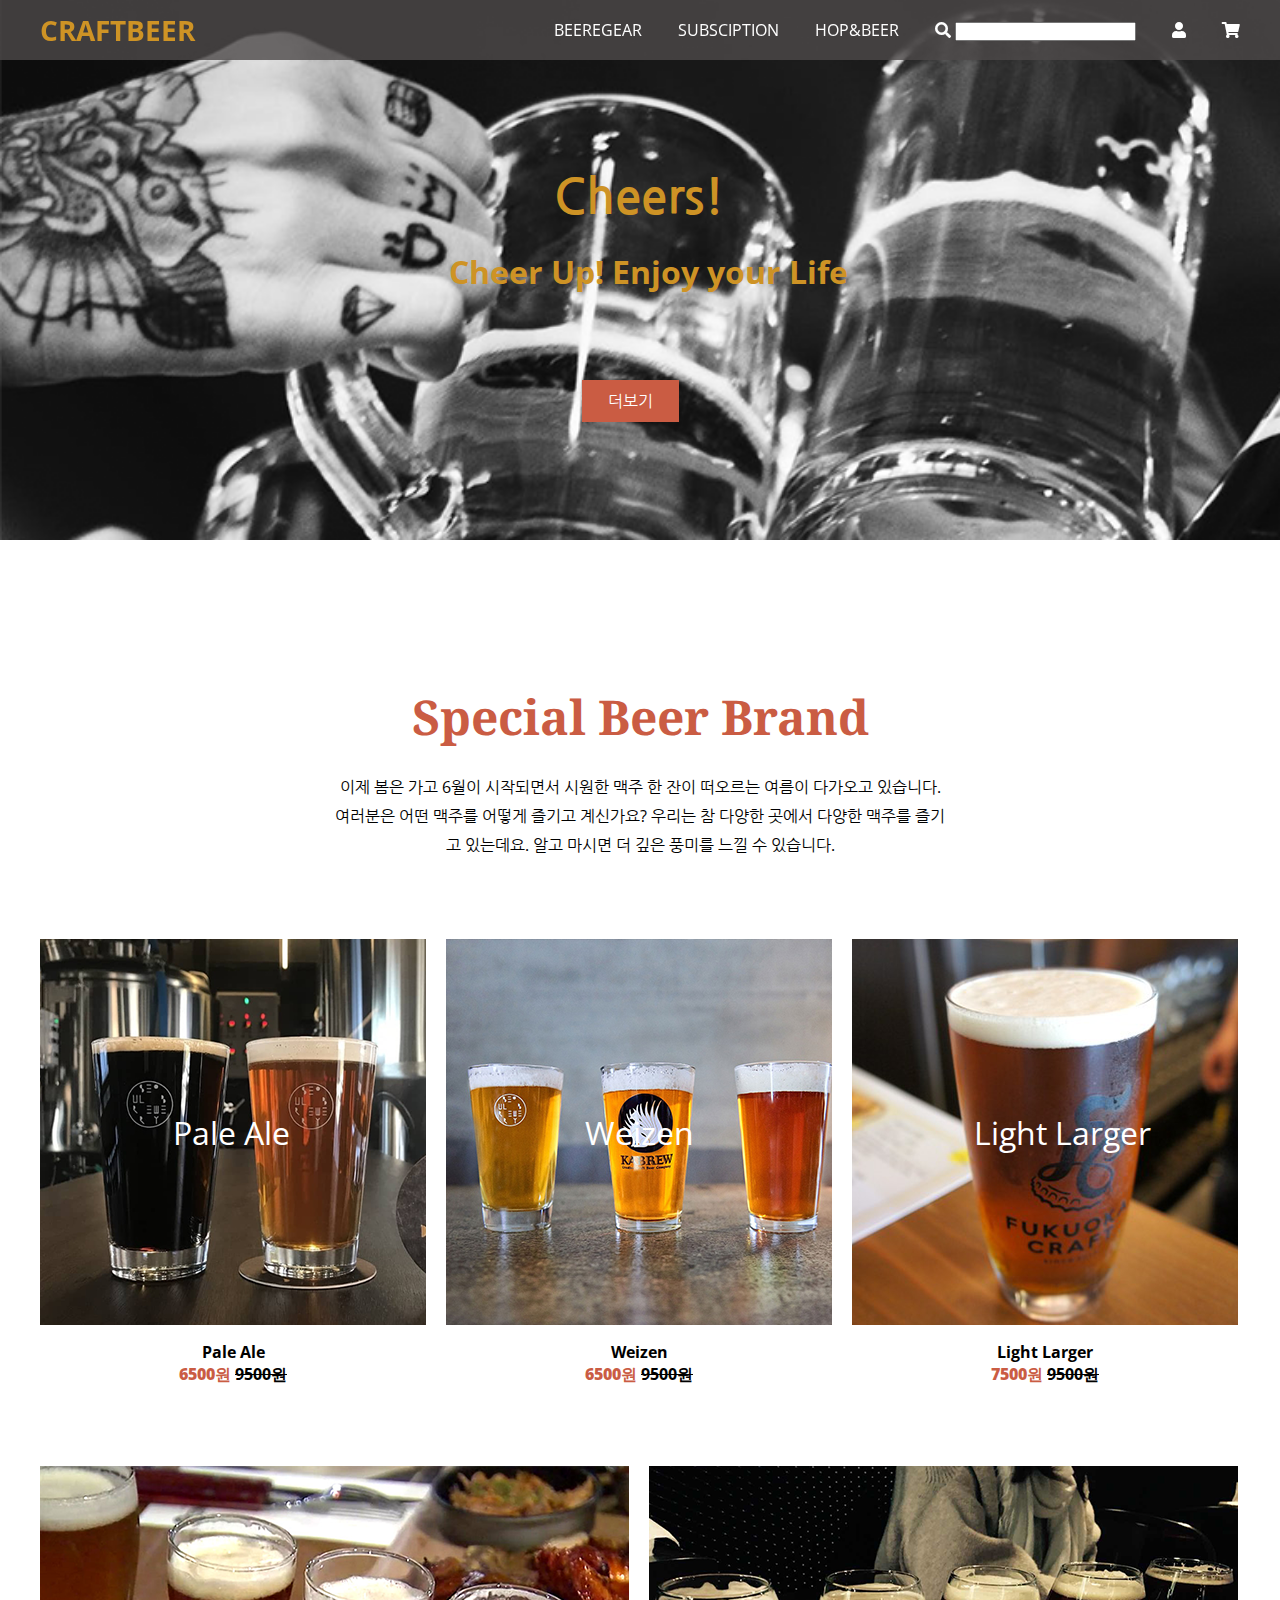
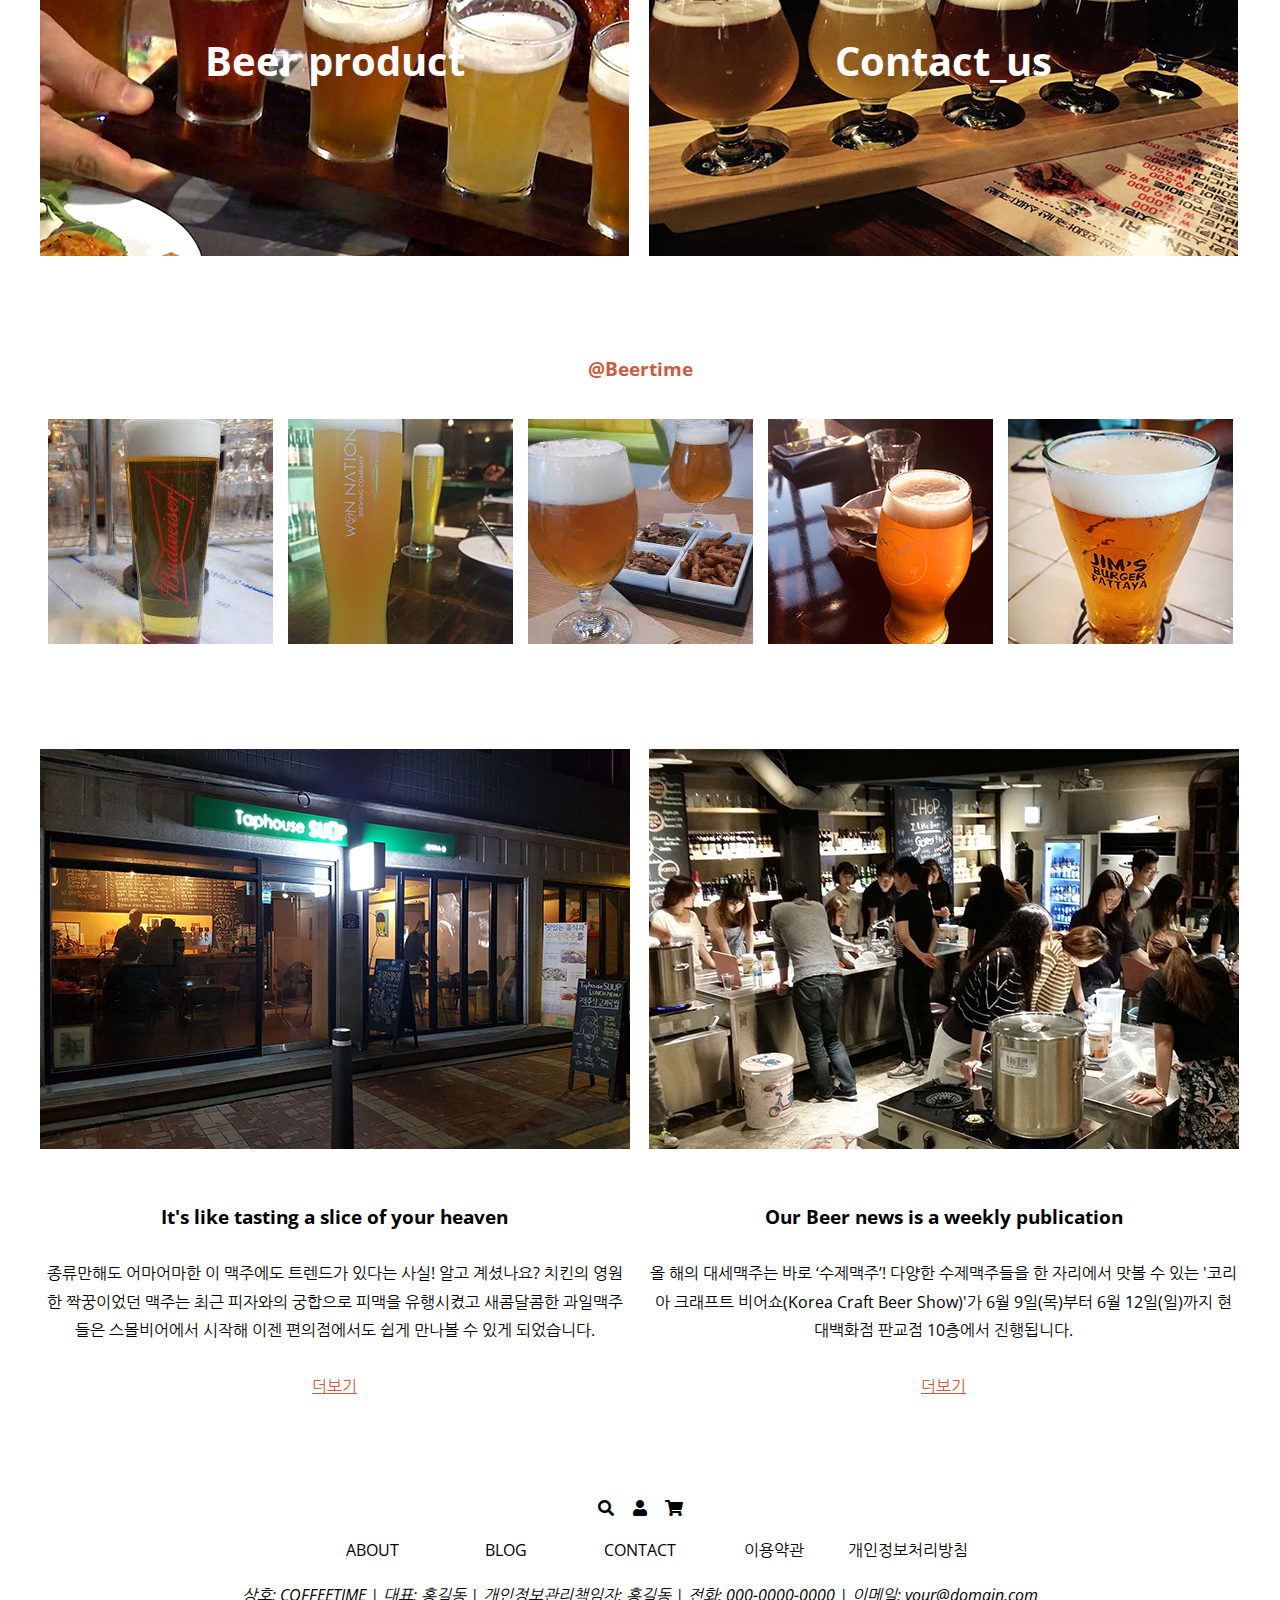
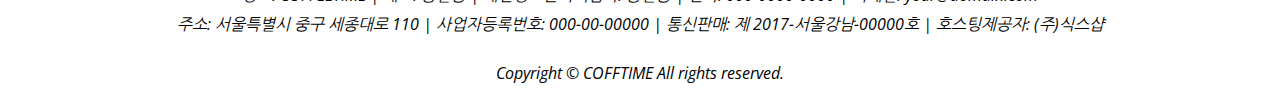
<file: index.html>
<!DOCTYPE html>
<html lang="en">
<head>
    <meta charset="UTF-8">
    <meta name="viewport" content="width=device-width, initial-scale=1.0">
    <meta http-equiv="X-UA-Compatible" content="ie=edge">
    <title>coffee time</title>
    <script src="https://ajax.googleapis.com/ajax/libs/jquery/3.4.1/jquery.min.js"></script>
    <link rel="stylesheet" href="css/index.css">
    <link href="https://fonts.googleapis.com/css?family=Nanum+Gothic|Noto+Serif|Open+Sans&display=swap" rel="stylesheet">
    <!--폰트아이콘 라이브러리 https://cdnjs.com/libraries/font-awesome-->
    <link rel="stylesheet" href="https://cdnjs.cloudflare.com/ajax/libs/font-awesome/5.9.0/css/all.min.css">
</head>
<body>
    <header id="main_header">
        <div class="container">
            <h1><a href="index.html">CRAFTBEER</a></h1>
            <nav>
                <ul id="main_menu">
                    <li><a href="#">BEEREGEAR</a></li>
                    <li><a href="sub.html">SUBSCIPTION</a></li>
                    <li><a href="#">HOP&BEER</a></li>
                    <li>
                        <label for="s"><i class="fas fa-search"></i></label>
                        <input type="search" id="s">
                    </li>
                    <li>
                        <a href="#"><i class="fas fa-user"></i></a>
                        
                    </li>
                    <li>
                        <a href="#"><i class="fas fa-shopping-cart"></i></a>
                        
                    </li>
                    
                </ul>
            
            </nav>
        </div> <!--end container-->
    </header>
    <!--main_visual-->
    <div id="main_visual">
        
        <div class="slide_01">
            <div class="container">
                <h2>Cheers!</h2>
                <h3>
                    Cheer Up!  Bravo your Life
                </h3>
                <a href="#" class="btn_more">더보기</a>
            </div>
            
        </div>
        <div class="slide_02">
            <div class="container">
                <h2>Cheers!</h2>
                <h3>
                    Cheer Up!  Enjoy your Life
                </h3>
                <a href="#" class="btn_more">더보기</a>
            </div>
            
        </div>    
        
    </div>    
        
        <!--end container-->
       
    </div>
    <!--section-->
    <section id="brand">
        <div class="container">
            <h2>Special Beer Brand</h2>
            <p>
                이제 봄은 가고 6월이 시작되면서 시원한 맥주 한 잔이 떠오르는 여름이 다가오고 있습니다. 여러분은 어떤 맥주를 어떻게 즐기고 계신가요?
                우리는 참 다양한 곳에서 다양한 맥주를 즐기고 있는데요. 알고 마시면 더 깊은 풍미를 느낄 수 있습니다. 
            </p>
            <ul class="product">
                <li>
                    <a class="ale" href="#">Pale Ale</a>
                    <img src="images/sale01.png" alt="">
                    <span class="name">Pale Ale</span>
                    <div class="price">
                        <strong>6500원</strong>
                        <del>9500원</del>
                    </div>
                </li>
                <li>
                    <a class="weizen" href="#">Weizen</a>
                    <img src="images/sale02.png" alt="">
                    <span class="name">Weizen</span>
                    <div class="price">
                        <strong>6500원</strong>
                        <del>9500원</del>
                    </div>
                </li>
                <li>
                    <a class="lager" href="#">Light Larger</a>
                    <img src="images/sale03.png" alt="">
                    <span class="name">Light Larger</span>
                    <div class="price">
                        <strong>7500원</strong>
                        <del>9500원</del>
                    </div>
                </li>
            </ul>
        </div>
    </section>
        
    <section id="banner">
        <div class="container">
            <div class="coffee_product">
                <h3><a href="#">Beer product</a></h3>
               <!-- <img src="images/coffee_sub_img.png" alt="">-->
            </div>
            <div class="contact_us">
                <h3><a href="#">Contact_us</a></h3>
                <!--<img src="images/coffee_sub_img02.png" alt="">-->
            </div><!--end container-->
    </section>   
        
    

    <section id="sns">
        <div class="container">
            <h3>@Beertime</h3>
            <ul>
                <li><a href="#"><img src="images/sns01.png" alt=""></a></li>
                <li><a href="#"><img src="images/sns02.png" alt=""></a></li>
                <li><a href="#"><img src="images/sns03.png" alt=""></a></li>
                <li><a href="#"><img src="images/sns04.png" alt=""></a></li>
                <li><a href="#"><img src="images/sns05.png" alt=""></a></li>
            </ul>
        </div><!--end container-->
    </section>

    <section id="more">
        <div class="container">
            <div class="morel">
                <img src="images/morer.png" alt="">
                <h3>It's like tasting a slice of your heaven</h3><br>
                <p>
                    종류만해도 어마어마한 이 맥주에도 트렌드가 있다는 사실! 알고 계셨나요? 치킨의 영원한 짝꿍이었던 맥주는 최근 피자와의 궁합으로 피맥을 유행시켰고 새콤달콤한 과일맥주들은 스몰비어에서 시작해 이젠 편의점에서도 쉽게 만나볼 수 있게 되었습니다.
                </p><br>
                <a href="#">더보기</a>
            </div>
           
            <div class="morer">
                <img src="images/morel.png" alt="">
                <h3>Our Beer news is a weekly publication</h3><br>
                <p>
                    올 해의 대세맥주는 바로 ‘수제맥주’! 다양한 수제맥주들을 한 자리에서 맛볼 수 있는 '코리아 크래프트 비어쇼(Korea Craft Beer Show)'가 6월 9일(목)부터 6월 12일(일)까지 현대백화점 판교점 10층에서 진행됩니다.
                </p><br>
                <a href="">더보기</a>
            </div>
        </div>  <!--end container-->      
    </section>
          
            
                       
        
    
    <!--footer-->
    <footer id="footer">
        <div class="container">
            <div class="sns_bottom">
                <ul>
                    <li><a href="#"><i class="fas fa-search"></i></a></li>
                    <li><a href="#"><i class="fas fa-user"></i></a></li>
                    <li><a href="#"><i class="fas fa-shopping-cart"></i></a></li>
                </ul>
                
            </div>
            <nav>
                <ul class="bottom_menu">
                    <li><a href="#">ABOUT</a></li>
                    <li><a href="#">BLOG</a></li>
                    <li><a href="#">CONTACT</a></li>
                    <li><a href="#">이용약관</a></li>
                    <li><a href="#">개인정보처리방침</a></li>
                </ul>
            </nav>
            <address>
                <p class="addr">
                        상호: COFFEETIME | 대표: 홍길동 | 개인정보관리책임자: 홍길동 | 전화: 000-0000-0000 | 이메일: your@domain.com<br>
                      
                    주소: 서울특별시 중구 세종대로 110 | 사업자등록번호: 000-00-00000 | 통신판매: 제 2017-서울강남-00000호 | 호스팅제공자: (주)식스샵
                </p>
                <p class="copyright">
                    Copyright © COFFTIME All rights reserved.
                </p>
            </address>
        </div>
    </footer>
    

       
    <script>
      // Hide Header on on scroll down
       var didScroll; var lastScrollTop = 0; var delta = 5; var navbarHeight = $('#main_header').outerHeight(); $(window).scroll(function(event){ didScroll = true; }); setInterval(function() { if (didScroll) { hasScrolled(); didScroll = false; } }, 250); function hasScrolled() { var st = $(this).scrollTop();

       // Make sure they scroll more than delta
        if(Math.abs(lastScrollTop - st) <= delta) return;

        if (st > lastScrollTop && st > navbarHeight){ 
            // Scroll Down 
        $('#main_header').removeClass('nav-down').addClass('nav-up'); } else { 
            // Scroll Up 
        if(st + $(window).height() < $(document).height()) { $('#main_header').removeClass('nav-up').addClass('nav-down'); } } lastScrollTop = st; }

        //webdir.tistory.com/481 [WEBDIR]

        $(function(){
            var img_num = 0;    //이미지 번호
            var duration = 5000;//2초 재생시간
            var img_length = $('#main_visual> div').length;
            console.log(img_length);

            setInterval(function(){                
              $('#main_visual> div').css('opacity',0);// 모든 이미지 뷰 초기화(안보이게)
              $('#main_visual> div') //현재 이미지
              .eq(img_num)
              .css('opacity',1);
              //마지막 이미지 처음으로
              if(img_num == img_length - 1){  //1이 되었을때 0을 만들기
                   img_num = 0;
              } else{
                  img_num++;
              }
               
            },duration)
        });


    </script>
</body>
</html>
</file>
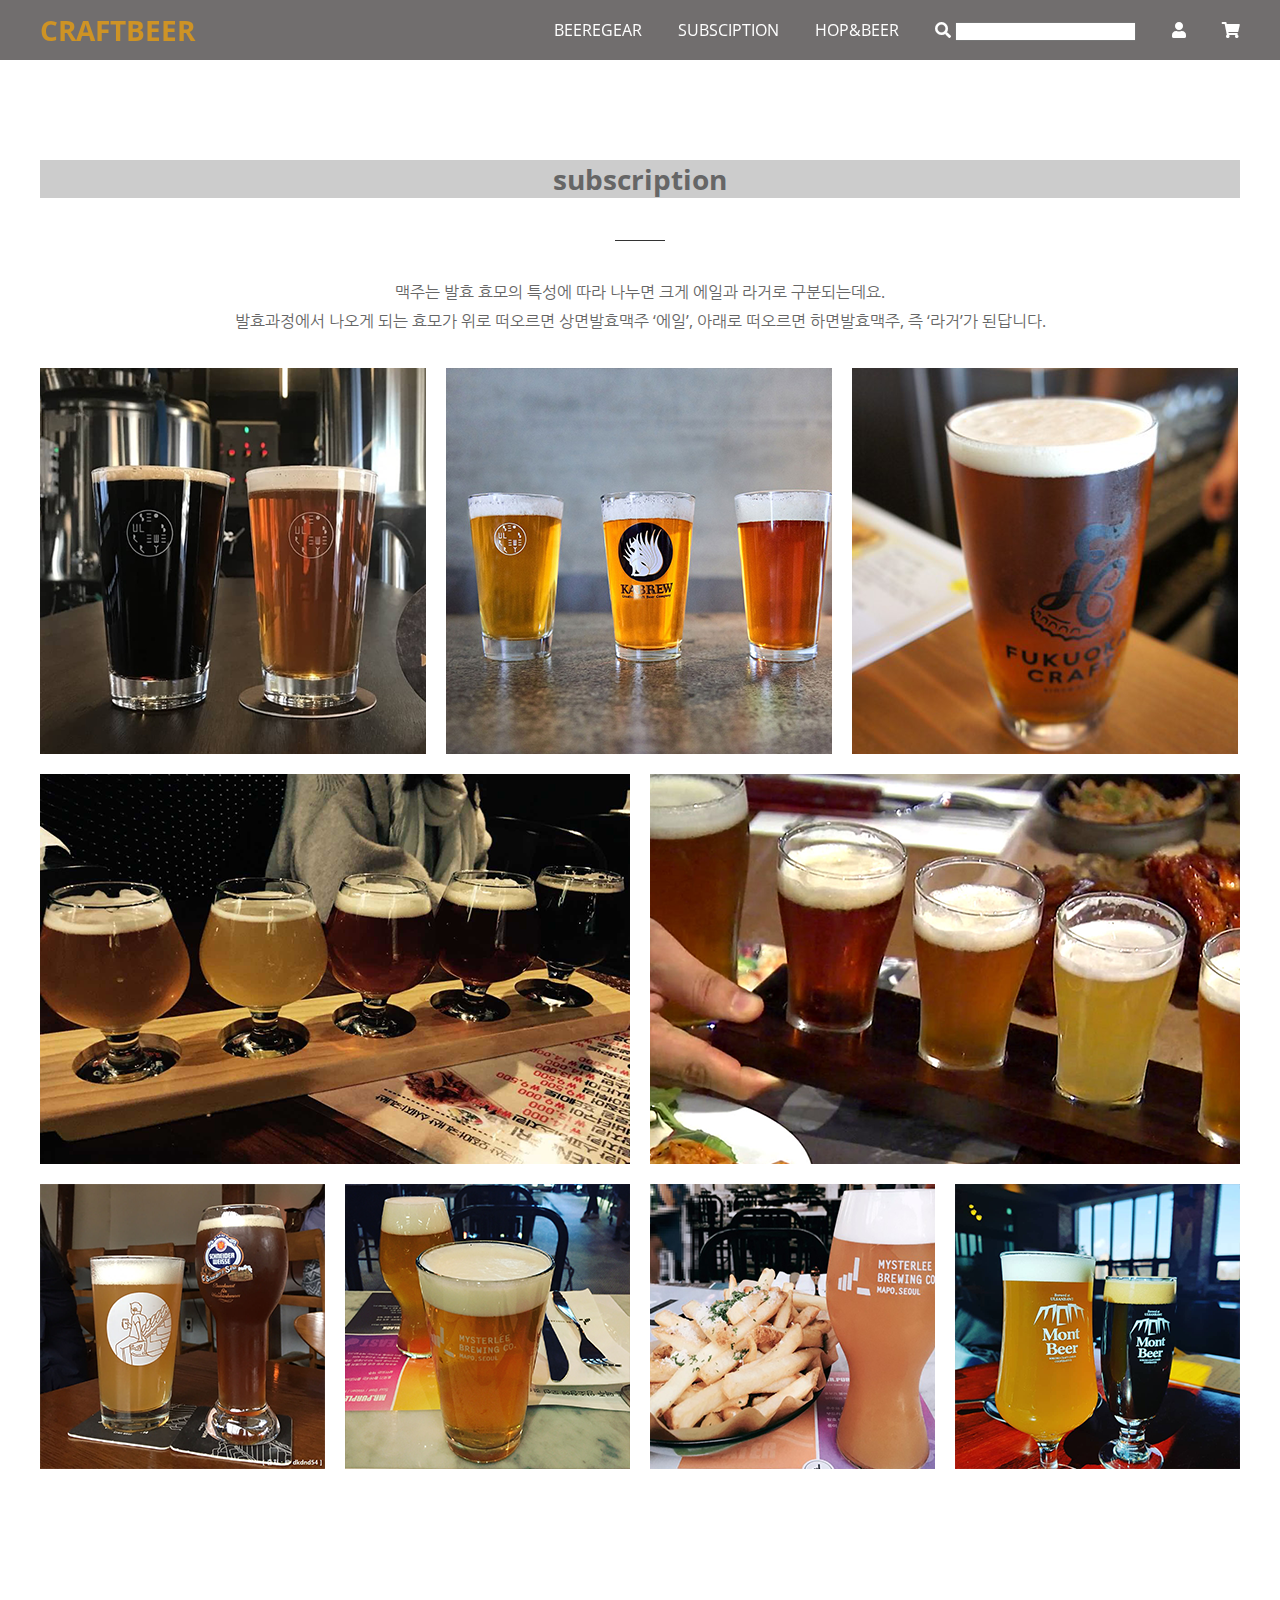
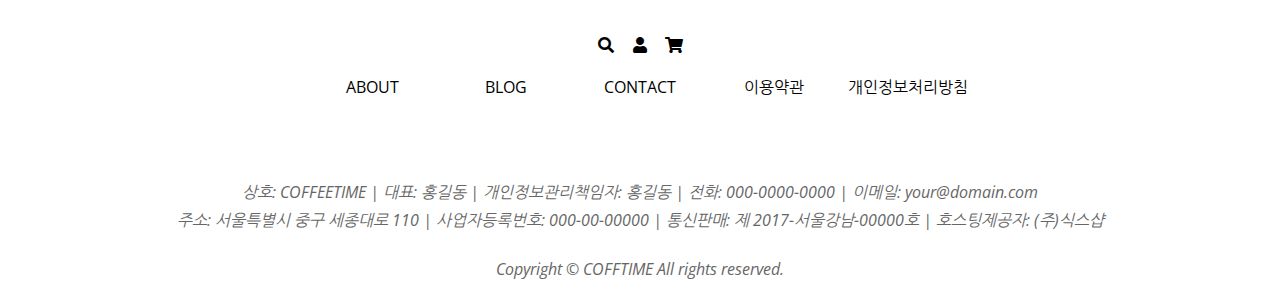
<file: sub.html>
<!DOCTYPE html>
<html lang="en">
<head>
    <meta charset="UTF-8">
    <meta name="viewport" content="width=device-width, initial-scale=1.0">
    <meta http-equiv="X-UA-Compatible" content="ie=edge">
    <title>subscription</title>
    <script src="https://ajax.googleapis.com/ajax/libs/jquery/3.4.1/jquery.min.js"></script>
    <link rel="stylesheet" href="css/sub.css">
    <link href="https://fonts.googleapis.com/css?family=Nanum+Gothic|Noto+Serif|Open+Sans&display=swap" rel="stylesheet">
    <link rel="stylesheet" href="https://cdnjs.cloudflare.com/ajax/libs/font-awesome/5.9.0/css/all.min.css">
</head>
<body>
    <header id="main_header">
        <div class="container">
            <h1><a href="index.html">CRAFTBEER</a></h1>
            <nav>
                <ul id="main_menu">
                    <li><a href="#">BEEREGEAR</a></li>
                    <li><a href="#">SUBSCIPTION</a></li>
                    <li><a href="#">HOP&BEER</a></li>
                    <li>
                        <label for="s"><i class="fas fa-search"></i></label>
                        <input type="search" id="s">
                    </li>
                    <li>
                        <a href="#"><i class="fas fa-user"></i></a>
                        
                    </li>
                    <li>
                        <a href="#"><i class="fas fa-shopping-cart"></i></a>
                        
                    </li>
                    
                </ul>
            
            </nav>
        </div> <!--end container-->
    </header>

    <section id="main">
        <div class="container">
            <div class="line"></div>
            <h1>subscription</h1>
                        
            <p>
                맥주는 발효 효모의 특성에 따라 나누면 크게 에일과 라거로 구분되는데요.<br> 발효과정에서 나오게 되는 효모가 위로 떠오르면 상면발효맥주 ‘에일’, 아래로 떠오르면 하면발효맥주, 즉 ‘라거’가 된답니다.
            </p>
        </div>
        <div class="container">
            <ul class="img">
                <li><img src="images/sale01.png"></li>
                <li><img src="images/sale02.png"></li>
                <li><img src="images/sale03.png"></li>
               
            </ul>
            <ul class="img_2">
                <li><img src="images/cont.png" alt=""></li>
                <li><img src="images/sub.png" alt=""></li>
            </ul>
            <ul class="img_3">
                <li><img src="images/sub01.png" alt=""></li>
                <li><img src="images/sub02.png" alt=""></li>
                <li><img src="images/sub03.png" alt=""></li>
                <li><img src="images/sub04.png" alt=""></li>
            </ul>
        </div>          
    </section>                       
          
    
        
    
    
    <!--footer-->
    <footer id="footer">
        <div class="container">
            <div class="sns_bottom">
                <ul>
                    <li><a href="#"><i class="fas fa-search"></i></a></li>
                    <li><a href="#"><i class="fas fa-user"></i></a></li>
                    <li><a href="#"><i class="fas fa-shopping-cart"></i></a></li>
                </ul>
                
            </div>
            <nav>
                <ul class="bottom_menu">
                    <li><a href="#">ABOUT</a></li>
                    <li><a href="#">BLOG</a></li>
                    <li><a href="#">CONTACT</a></li>
                    <li><a href="#">이용약관</a></li>
                    <li><a href="#">개인정보처리방침</a></li>
                </ul>
            </nav>
            <address>
                <p class="addr">
                        상호: COFFEETIME | 대표: 홍길동 | 개인정보관리책임자: 홍길동 | 전화: 000-0000-0000 | 이메일: your@domain.com<br>
                      
                    주소: 서울특별시 중구 세종대로 110 | 사업자등록번호: 000-00-00000 | 통신판매: 제 2017-서울강남-00000호 | 호스팅제공자: (주)식스샵
                </p>
                <p class="copyright">
                    Copyright © COFFTIME All rights reserved.
                </p>
            </address>
        </div>
    </footer>

    <script>
        // Hide Header on on scroll down
         var didScroll; var lastScrollTop = 0; var delta = 5; var navbarHeight = $('#main_header').outerHeight(); $(window).scroll(function(event){ didScroll = true; }); setInterval(function() { if (didScroll) { hasScrolled(); didScroll = false; } }, 250); function hasScrolled() { var st = $(this).scrollTop();
  
         // Make sure they scroll more than delta
          if(Math.abs(lastScrollTop - st) <= delta) return;
  
          if (st > lastScrollTop && st > navbarHeight){ 
              // Scroll Down 
          $('#main_header').removeClass('nav-down').addClass('nav-up'); } else { 
              // Scroll Up 
          if(st + $(window).height() < $(document).height()) { $('#main_header').removeClass('nav-up').addClass('nav-down'); } } lastScrollTop = st; }
  
          //webdir.tistory.com/481 [WEBDIR]
  
  
      </script>
</body>
</html>
</file>
<file: css/index.css>
/*
  배경:white
  포인트칼라:#ca5c43
  본문텍스트:#666
  제품,아티클 제목:#333*/
*{
    margin: 0%; padding: 0%;
    box-sizing: border-box;    
}
body{
    font-family: 'Open Sans','Nanum Gothic','맑은 고딕',sans-serif;
    overflow-x: hidden;;width: 100%;
       
}
a{text-decoration: none;}
ul{ list-style: none;}
h1{
    font-size: 28px;
}
h2{
    font-size: 3rem;
    color: white;
    margin-top: 0.5em; margin-bottom: 0.5em;
    font-family: 'Noto Serif', serif;
}
p{
    font-size: 16px;
    margin-top: 0.5em; margin-bottom: 0.5em;
    line-height: 1.8em;
}
/*header*/
#main_header{
    background: rgba(77, 74, 74, 0.8); color: #fff;/*스크롤될때 색깔 투입*/
    height: 60px;width: 100%;
    position: fixed;
    
    z-index: 100;
    transition: top 0.2s ease-in-out;

}
.nav-up { top: -200px; } /*헤더 높이와 같게 하면 상단여백이 생기므로 걍 날려버려 바디에
                          마이너스 패딩값 주지말공*/ 


/*#main_header.nav-up{background: red;}
#main_header.nav-down{background:#000;}*/
.container{
    width: 1200px; 
    /*border: 1px solid red;*/
    margin: 0% auto;
    position: relative;
   
}
#main_header nav{
    position: absolute;
    right: 0%; line-height: 60px;
}
#main_header  h1{
    position: absolute;
    left: 0%; line-height: 60px;
}
#main_header  h1 a{color: #ce9325;}
#main_header nav ul li{
    display: inline-block;margin-left: 1em;margin-right:1em; 
}
#main_header nav ul li:last-child{margin-right: 0%;}
#main_header nav ul li a{ color: white;}
#main_header nav ul li a:hover{
    color: rgba(255, 255, 255, 0.8);
}
/* main visual*/
#main_visual{transition: (0.5);}
#main_visual .slide_01{ /*main_visual이 header까지 보이는것은 header 요소가 absolute로 떠 있는 상태이기 때문에 */
    width: auto; height: 500px;  
    background: #ccc;
    background-image: url("../images/main_visual04.png");
    background-attachment: fixed;
    background-repeat: no-repeat;
    background-size: cover;
    text-align: center;
    color: white;
    position: absolute;
   
}
#main_visual .slide_01{position: relative;width: 100%;height: 540px;
                       position: relative;}
#main_visual .slide_01 h2{
    position: absolute;
    left: 514px; top: 150px;
    position: absolute;
    margin-bottom: 0.5em;
    color: white;
    font-family: 'Nanum Gothic', 'Open Sans','맑은 고딕',sans-serif;
}
#main_visual .slide_01 h3{
    position: absolute;left: 409px;top: 250px;
    margin-bottom: 2em;
    color:white;
    font-size: 2rem;
}
.slide_01 .btn_more a{position: absolute;top: 800px;}
.slide_01 .btn_more{
    color: #fff;
    background: #ca5c43;
    padding: 10px 26px 10px 26px;
    margin-bottom:150px;
    position: absolute;
    top: 380px;left: 542px;
}
#main_visual .slide_02{width: 100%;height: 540px;
    position: absolute;
    top: 0%;  
    background: #ccc;
    background-image: url("../images/main_visual03.png");
    background-attachment: fixed;
    background-repeat: no-repeat;
    background-size: cover;
    text-align: center;
    color: white;
    
    }
#main_visual .slide_02 h2{
position: absolute;
left: 514px; top: 150px;
position: absolute;
margin-bottom: 0.5em;
color: #ce9325;
font-family: 'Nanum Gothic', 'Open Sans','맑은 고딕',sans-serif;
}
#main_visual .slide_02 h3{
position: absolute;left: 409px;top: 250px;
margin-bottom: 2em;
color:#ce9325;
font-size: 2rem;
}
.slide_02 .btn_more a{position: absolute;top: 800px;}
.slide_02 .btn_more{
color: #fff;
background: #ca5c43;
padding: 10px 26px 10px 26px;
margin-bottom:150px;
position: absolute;
top: 380px;left: 542px;
}
#main_visual .container{
    padding-top: 130px;
}
.btn_more:hover{
    background: rgba(202, 92, 67, 0.8);
}
/*스페셜 브랜드 섹션*/
#brand{
    text-align: center;
    
    
    /*overflow: hidden;*/
}
#brand .container h2{margin-top: 3em;}
#brand h2, #brand p{
   /* text-align: center;*/
    
    padding-left: 295px;
    padding-right: 295px;
}
#brand h2{color: #ca5c43;}
#brand p{margin-bottom: 80px;}
#brand .product{
    overflow: hidden;
    margin-bottom: 80px;
}
#brand .product li{
    /*1200 - (중간여백=컬럼수-1)-3(컬럼수)*/
    width:386px;
    margin-right:20px;
    float: left;
}
#brand .product{position: relative;}
#brand .product .ale{position: absolute;left: 133px;top: 172px;color:white;font-size: 2rem;}
#brand .product .weizen{position: absolute;color:white;font-size: 2rem;right:546px;top: 172px;}


#brand .product .lager{position: absolute;color:white;font-size: 2rem;right: 89px;top: 172px;}
#brand .product li:last-child{
    margin-right: 0;
  }
#brand .product img{
    display: block;
}
#brand .product .name{
    display: block;
    font-weight: bold;
    font-family: 'Open Sans';
    margin-top: 1em;
}
#brand .product li{
    text-align: center;
}
#brand .product .price{
    font-weight: bold;
    font-family: 'Open Sans';
}
#brand .product .price strong{
    color: #ca5c43;
}
/*banner section*/
#banner{overflow: hidden; margin-bottom: 100px;}
#banner a{color: white;}
#banner h3{font-size: 2.5rem;}
.coffee_product{
    width: 589px; height: 390px;
    float: left;
    margin-right: 20px;
    
    background-image: url("../images/sub.png")
}
.contact_us{
    float: left;
    width: 589px; height: 390px;
    
    background-image: url("../images/cont.png")
}
.coffee_product h3{
    line-height: 390px;
    color: white;
    font-size: 2em;
    text-align: center;
}
.contact_us h3{
    line-height: 390px;
    color: white;
    font-size: 2em;
    text-align: center;
}
#sns .container{ 
    text-align: center;
    /*box-sizing: content-box;*/
    overflow: hidden;
    padding-bottom: 100px;
    
  }
#sns h3{color: #ca5c43;margin-bottom: 2em;}  
#sns ul li{
    width: 240px;
    float: left; 
    
}
#sns ul li:hover{
    margin: -1rem; /*마진을 마이너스 주면 커지는 현상*/
    /*transform: scale(1.1);*/
       
     
    
}
#more{overflow: hidden; margin-bottom: 100px;}

.morel{
    width: 589px;
    float: left;
    text-align: center;
    margin-right: 20px;
}
.morel h3{padding-top:50px;}
.morer h3{padding-top:50px;}
.morer{
    width: 589px;
    float: left;
    text-align: center;
}
.morel a, .morer a{color:#ca5c43; text-decoration: underline;}
#footer {}
.sns_bottom ul{text-align: center;margin-bottom: 20px;}
.sns_bottom ul li{
    display: inline-block;
    width: 30px;
    
}
.sns_bottom ul li a{color: #000;}
.bottom_menu{
    text-align: center; margin-bottom: 20px;
}
.bottom_menu li{
    display: inline-block;
    width: 130px;
}
.bottom_menu li a{color: #000;}
.addr{
    text-align: center; margin-bottom: 20px;
}
.copyright{text-align: center;}
</file>
<file: css/sub.css>
/*
  배경:white
  포인트칼라:#ca5c43
  본문텍스트:#666
  제품,아티클 제목:#333*/
  *{
    margin: 0%; padding: 0%;
    box-sizing: border-box;    
}
body{
    font-family: 'Open Sans','Nanum Gothic','맑은 고딕',sans-serif;
    color: #666; overflow-x: hidden;;width: 100%;
        
}
a{text-decoration: none;}
ul{ list-style: none;}
h1{
    font-size: 28px;
}
h2{
    font-size: 3rem;
    color: white;
    margin-top: 0.5em; margin-bottom: 0.5em;
    font-family: 'Noto Serif', serif;
}
p{
    font-size: 16px;
    margin-top: 0.5em; margin-bottom: 0.5em;
    line-height: 1.8em;
}
/*header*/
#main_header{
    background: rgba(77, 74, 74, 0.8); color: #fff;/*스크롤될때 색깔 투입*/
    height: 60px;width: 100%;
    position: fixed;
    top: 0%;left: 0%;
    z-index: 100;
    transition: top 0.2s ease-in-out;

}
.nav-up { visibility: hidden; } /*헤더 높이와 같게 하면 상단여백이 생기므로 걍 날려버려 바디에
                          마이너스 패딩값 주지말공 sub페이지는 안되서 hidden으로함*/


/*#main_header.nav-up{background: red;}
#main_header.nav-down{background:#000;}*/
.container{
    width: 1200px; 
    /*border: 1px solid red;*/
    margin: 0% auto;
    position: relative;
   
}
#main_header nav{
    position: absolute;
    right: 0%; line-height: 60px;
}
#main_header  h1{
    position: absolute;
    left: 0%; line-height: 60px;
    }
#main_header  h1 a{ color: #ce9325;}
#main_header nav ul li{
    display: inline-block;margin-left: 1em;margin-right:1em; 
}
#main_header nav ul li:last-child{margin-right: 0%;}
#main_header nav ul li a{ color: white;}
#main_header nav ul li a:hover{
    color: rgba(255, 255, 255, 0.8);
}

/*본문*/
#main{
    width: 1200px; 
    margin: 0% auto;
    margin-top: 10rem;
    position: relative;
}
.line, h1, p{ text-align: center;}
#main.container{background: #ccc;height: 500px;}
#main .line{width: 50px;height: 50px;border-top: 1px solid #333;
    position: absolute;left: 575px; margin-top: 5rem;
    text-align: center;}
#main h1{margin-top: -80px;background: #ccc;}
#main h1, p{ margin-top:5rem; }
.img{margin-top: 2rem;margin-bottom: 2rem;}
.img img {display: block;}
.img li{float: left;margin-right: 20px;}
.img li:last-child{margin-right: 0px;margin-bottom: 20px;}/*아래마진을 마지막요소에 넣어야 하나
  아니면 전체 박스 마진을 줘야 하나 전체는 왜 안먹지?*/
.img{}
.img_2 img{display: block;overflow: hidden;}
.img_2 li {float: left;margin-right: 20px;}
.img_2 li:last-child{margin-right: 0;margin-bottom: 20px;}   
.img_3 li{display: block;float: left;margin-right: 20px;}
.img_3 li:last-child{margin-right: 0;margin-bottom: 10rem;}

/*footer*/
#footer {clear: both;}
.sns_bottom ul{text-align: center;margin-bottom: 20px;}
.sns_bottom ul li{
    display: inline-block;
    width: 30px;
    
}
.sns_bottom{margin-top: 2rem;}
.sns_bottom ul li a{color: #000;}
.bottom_menu{
    text-align: center; margin-bottom: 20px;
}
.bottom_menu li{
    display: inline-block;
    width: 130px;
}
.bottom_menu li a{color: #000;}
.addr{
    text-align: center; 
}
.copyright{text-align: center;margin-top: 20px;}
</file>
